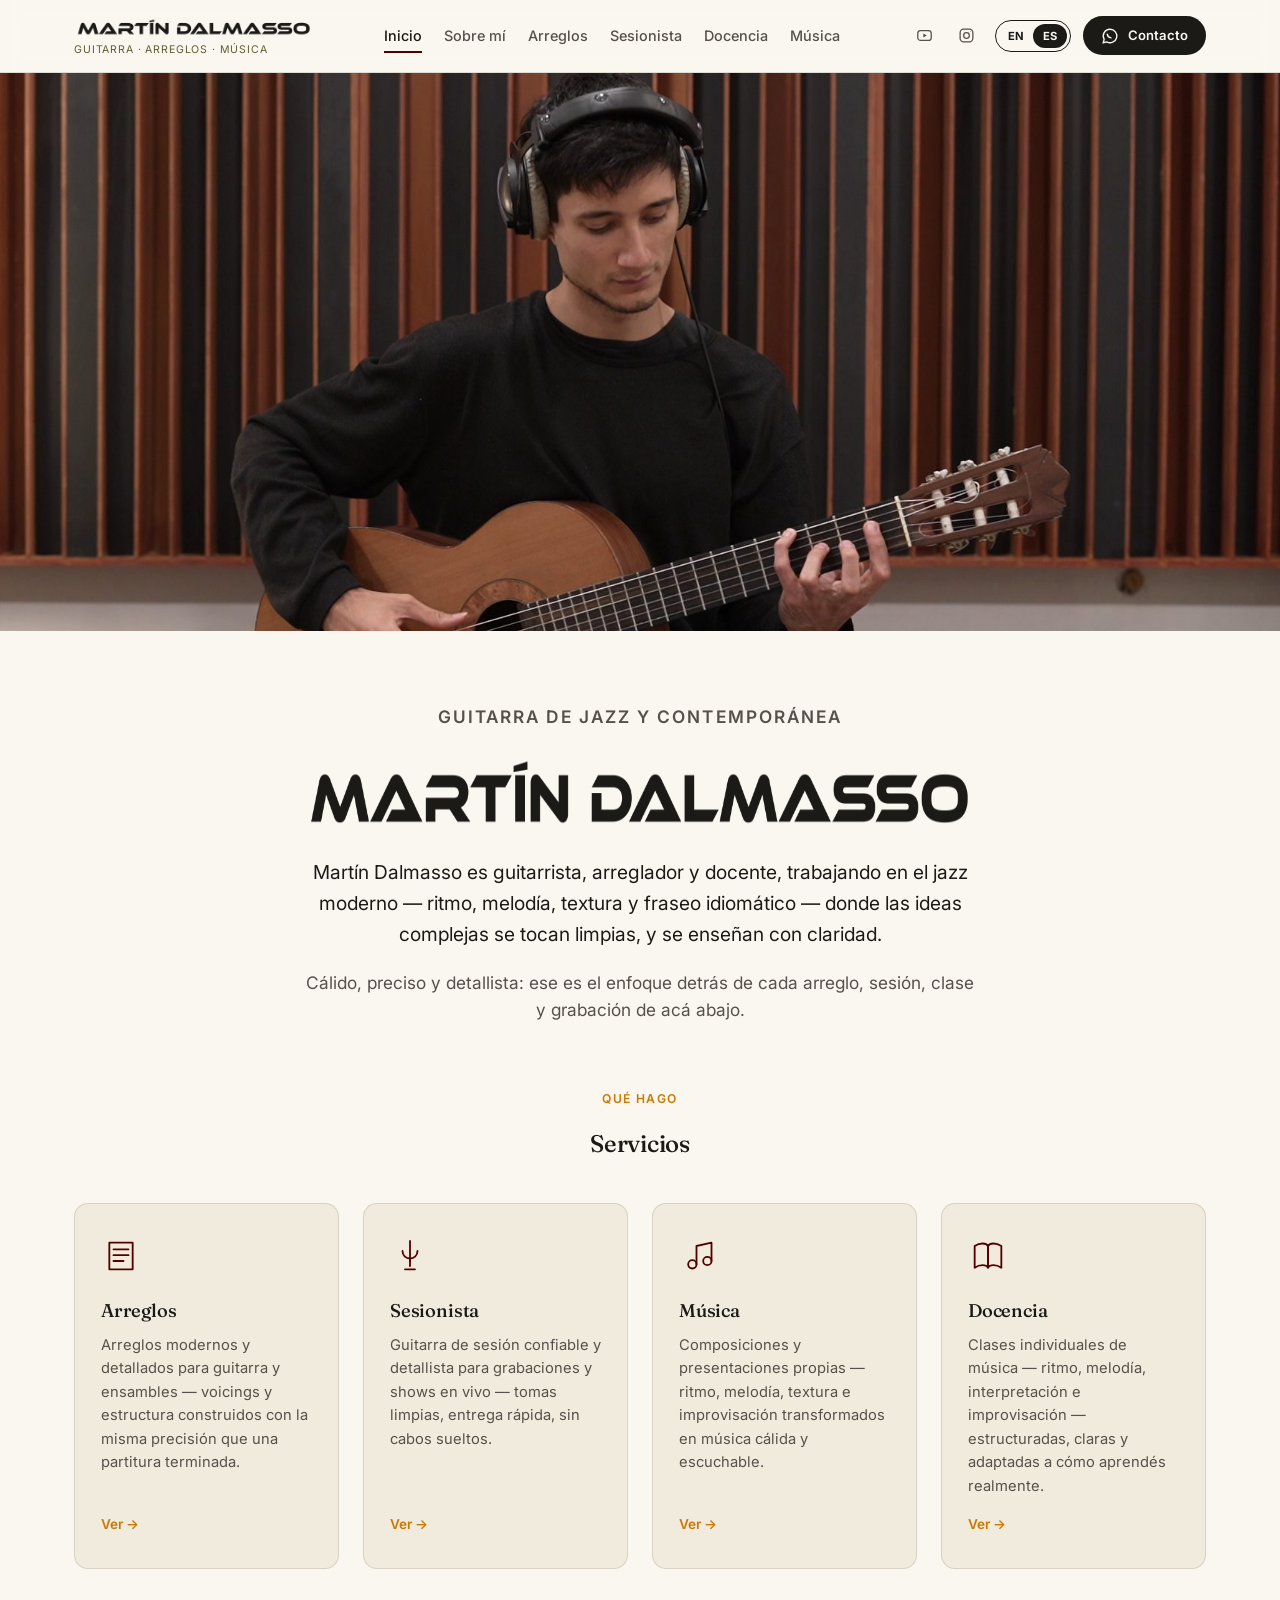
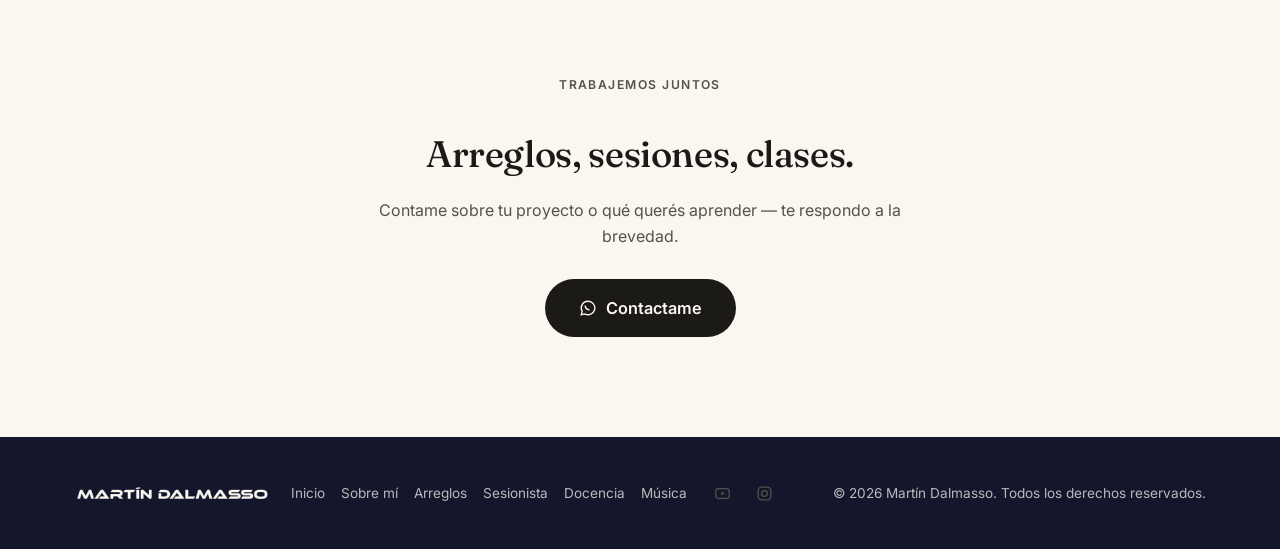
<file: index.html>
<!DOCTYPE html>
<html lang="en">
<head>
<meta charset="UTF-8">
<meta name="viewport" content="width=device-width, initial-scale=1.0">
<title>Martín Dalmasso — Guitar, Arrangement &amp; Music</title>
<meta name="description" content="Martín Dalmasso: jazz guitarist specializing in modern arrangements, session work, original compositions and music lessons.">
<link rel="icon" href="data:,">
<link rel="preconnect" href="https://fonts.googleapis.com">
<link rel="preconnect" href="https://fonts.gstatic.com" crossorigin>
<link href="https://fonts.googleapis.com/css2?family=Fraunces:opsz,wght@9..144,400;9..144,500;9..144,600&family=Inter:wght@400;500;600&display=swap" rel="stylesheet">
<link rel="stylesheet" href="css/style.css">
</head>
<body data-page="home">

<a class="skip-link" href="#main" data-i18n="skip">Skip to content</a>

<header class="site-header">
  <div class="header-inner">
    <a class="brand" href="index.html">
      <img class="brand-mark" src="assets/brand/wordmark-ink.png" alt="Martín Dalmasso">
      <span class="brand-tag" data-i18n="brandTag">guitar · arrangement · music</span>
    </a>

    <nav class="main-nav" id="mainNav" aria-label="Primary">
      <a href="index.html" data-page="home" data-i18n="navHome">Home</a>
      <a href="about.html" data-page="about" data-i18n="navAbout">About</a>
      <a href="services/arrangement.html" data-page="arrangement" data-i18n="navArrangement">Arrangement</a>
      <a href="services/session.html" data-page="session" data-i18n="navSession">Session</a>
      <a href="services/teacher.html" data-page="teacher" data-i18n="navTeacher">Teacher</a>
      <a href="services/music.html" data-page="music" data-i18n="navMusic">Music</a>
    </nav>

    <div class="header-actions">
      <div class="social-icons">
        <a href="https://www.youtube.com/@martindalmassom" target="_blank" rel="noopener" aria-label="YouTube">
          <svg viewBox="0 0 24 24" fill="none" stroke="currentColor" stroke-width="1.8"><rect x="2.5" y="5" width="19" height="14" rx="4"></rect><path d="M10.3 9.3v5.4l5-2.7z" fill="currentColor" stroke="none"></path></svg>
        </a>
        <a href="https://www.instagram.com/martindalmassom/" target="_blank" rel="noopener" aria-label="Instagram">
          <svg viewBox="0 0 24 24" fill="none" stroke="currentColor" stroke-width="1.8"><rect x="3" y="3" width="18" height="18" rx="5"></rect><circle cx="12" cy="12" r="4"></circle><circle cx="17.3" cy="6.7" r="0.6" fill="currentColor" stroke="none"></circle></svg>
        </a>
      </div>
      <button class="lang-switch" id="langSwitch" type="button" role="group" aria-label="Language">
        <span class="lang-thumb" aria-hidden="true"></span>
        <span class="lang-opt" data-lang="en">EN</span>
        <span class="lang-opt" data-lang="es">ES</span>
      </button>
      <a class="btn btn-primary btn-small cta-contact" href="#" target="_blank" rel="noopener">
        <svg class="btn-icon" viewBox="0 0 24 24" fill="none" stroke="currentColor" stroke-width="1.8"><path d="M12 3a9 9 0 0 0-7.8 13.5L3 21l4.6-1.2A9 9 0 1 0 12 3z"></path><path d="M8.3 9.6c.4 2.6 2.4 4.6 5 5" stroke-linecap="round"></path></svg>
        <span class="btn-label" data-i18n="ctaContact">Contact</span>
      </a>
      <button class="nav-toggle" id="navToggle" type="button" aria-expanded="false" aria-controls="mainNav" aria-label="Menu">
        <span></span><span></span><span></span>
      </button>
    </div>
  </div>
</header>

<main id="main">

  <div class="hero-banner pos-top">
    <img src="assets/img/home.jpg" alt="Martín Dalmasso playing classical guitar in a recording studio">
  </div>

  <section class="page-copy is-centered">
    <div class="section-inner">
      <div class="copy-wrap">
        <p class="eyebrow" data-i18n="homeEyebrow">Jazz &amp; contemporary guitar</p>
        <h1><img class="hero-wordmark" src="assets/brand/wordmark-ink.png" alt="Martín Dalmasso"></h1>
        <p class="lede" data-i18n="homeLede">Martín Dalmasso is a guitarist, arranger and teacher working across modern jazz — rhythm, melody, texture and idiomatic phrasing — where complex ideas are played clean, and taught clearly.</p>
        <p data-i18n="homeLede2">Warm, precise and detail-first: that's the approach behind every arrangement, session, lesson and recording below.</p>
      </div>
    </div>
  </section>

  <section class="quicknav" id="services">
    <div class="section-inner">
      <p class="eyebrow" style="text-align:center" data-i18n="servicesEyebrow">What I do</p>
      <h2 style="text-align:center" data-i18n="servicesTitle">Services</h2>
      <div class="quicknav-grid" style="margin-top:40px;">

        <a class="quicknav-card" href="services/arrangement.html">
          <svg class="quicknav-icon" viewBox="0 0 48 48" aria-hidden="true">
            <path d="M10 8h28v32H10z" fill="none"></path>
            <path d="M15 16h18M15 23h18M15 30h12"></path>
          </svg>
          <h3 data-i18n="svcArrangeTitle">Arrangement</h3>
          <p data-i18n="svcArrangeDesc">Detailed, modern arrangements for guitar and ensembles — voicings and structure built with the same precision as a finished score.</p>
          <span class="quicknav-link" data-i18n="quicknavView">View →</span>
        </a>

        <a class="quicknav-card" href="services/session.html">
          <svg class="quicknav-icon" viewBox="0 0 48 48" aria-hidden="true">
            <path d="M24 6v24"></path>
            <path d="M15 18a9 9 0 0 0 18 0"></path>
            <path d="M24 30v6M18 40h12"></path>
          </svg>
          <h3 data-i18n="svcSessionTitle">Sessionist</h3>
          <p data-i18n="svcSessionDesc">Reliable, detail-oriented session guitar for recordings and live sets — clean takes, fast turnaround, zero loose ends.</p>
          <span class="quicknav-link" data-i18n="quicknavView">View →</span>
        </a>

        <a class="quicknav-card" href="services/music.html">
          <svg class="quicknav-icon" viewBox="0 0 48 48" aria-hidden="true">
            <circle cx="16" cy="34" r="5" fill="none"></circle>
            <circle cx="34" cy="30" r="5" fill="none"></circle>
            <path d="M21 34V12l18-4v22"></path>
          </svg>
          <h3 data-i18n="svcMusicTitle">Music</h3>
          <p data-i18n="svcMusicDesc">Original compositions and performances — rhythm, melody, texture and improvisation shaped into music that stays warm and listenable.</p>
          <span class="quicknav-link" data-i18n="quicknavView">View →</span>
        </a>

        <a class="quicknav-card" href="services/teacher.html">
          <svg class="quicknav-icon" viewBox="0 0 48 48" aria-hidden="true">
            <path d="M8 12c6-4 14-4 16 0v26c-2-4-10-4-16 0z" fill="none"></path>
            <path d="M40 12c-6-4-14-4-16 0v26c2-4 10-4 16 0z" fill="none"></path>
          </svg>
          <h3 data-i18n="svcTeachTitle">Teacher</h3>
          <p data-i18n="svcTeachDesc">One-to-one music lessons — rhythm, melody, interpretation and improvisation — structured, clear and paced to how you actually learn.</p>
          <span class="quicknav-link" data-i18n="quicknavView">View →</span>
        </a>

      </div>
    </div>
  </section>

  <section class="cta-band" id="contact">
    <div class="section-inner">
      <div class="copy-wrap">
        <p class="eyebrow eyebrow-maroon" data-i18n="ctaBandEyebrow">Let's work together</p>
        <h2 data-i18n="ctaBandTitle">Arrangements, sessions, lessons.</h2>
        <p data-i18n="ctaBandDesc">Tell me about your project or what you want to learn — I'll get back to you soon.</p>
        <a class="btn btn-primary btn-large cta-contact" href="#" target="_blank" rel="noopener">
          <svg class="btn-icon" viewBox="0 0 24 24" fill="none" stroke="currentColor" stroke-width="1.8"><path d="M12 3a9 9 0 0 0-7.8 13.5L3 21l4.6-1.2A9 9 0 1 0 12 3z"></path><path d="M8.3 9.6c.4 2.6 2.4 4.6 5 5" stroke-linecap="round"></path></svg>
          <span data-i18n="ctaBandButton">Get in touch</span>
        </a>
      </div>
    </div>
  </section>

</main>

<footer class="site-footer">
  <div class="section-inner footer-inner">
    <img class="brand-mark small" src="assets/brand/wordmark-paper.png" alt="Martín Dalmasso">
    <nav class="footer-nav" aria-label="Footer">
      <a href="index.html" data-i18n="navHome">Home</a>
      <a href="about.html" data-i18n="navAbout">About</a>
      <a href="services/arrangement.html" data-i18n="navArrangement">Arrangement</a>
      <a href="services/session.html" data-i18n="navSession">Session</a>
      <a href="services/teacher.html" data-i18n="navTeacher">Teacher</a>
      <a href="services/music.html" data-i18n="navMusic">Music</a>
    </nav>
    <div class="social-icons">
      <a href="https://www.youtube.com/@martindalmassom" target="_blank" rel="noopener" aria-label="YouTube">
        <svg viewBox="0 0 24 24" fill="none" stroke="currentColor" stroke-width="1.8"><rect x="2.5" y="5" width="19" height="14" rx="4"></rect><path d="M10.3 9.3v5.4l5-2.7z" fill="currentColor" stroke="none"></path></svg>
      </a>
      <a href="https://www.instagram.com/martindalmassom/" target="_blank" rel="noopener" aria-label="Instagram">
        <svg viewBox="0 0 24 24" fill="none" stroke="currentColor" stroke-width="1.8"><rect x="3" y="3" width="18" height="18" rx="5"></rect><circle cx="12" cy="12" r="4"></circle><circle cx="17.3" cy="6.7" r="0.6" fill="currentColor" stroke="none"></circle></svg>
      </a>
    </div>
    <span class="footer-note" data-i18n="footerNote">© 2026 Martín Dalmasso. All rights reserved.</span>
  </div>
</footer>

<script src="js/i18n.js"></script>
<script src="js/main.js"></script>
</body>
</html>
</file>
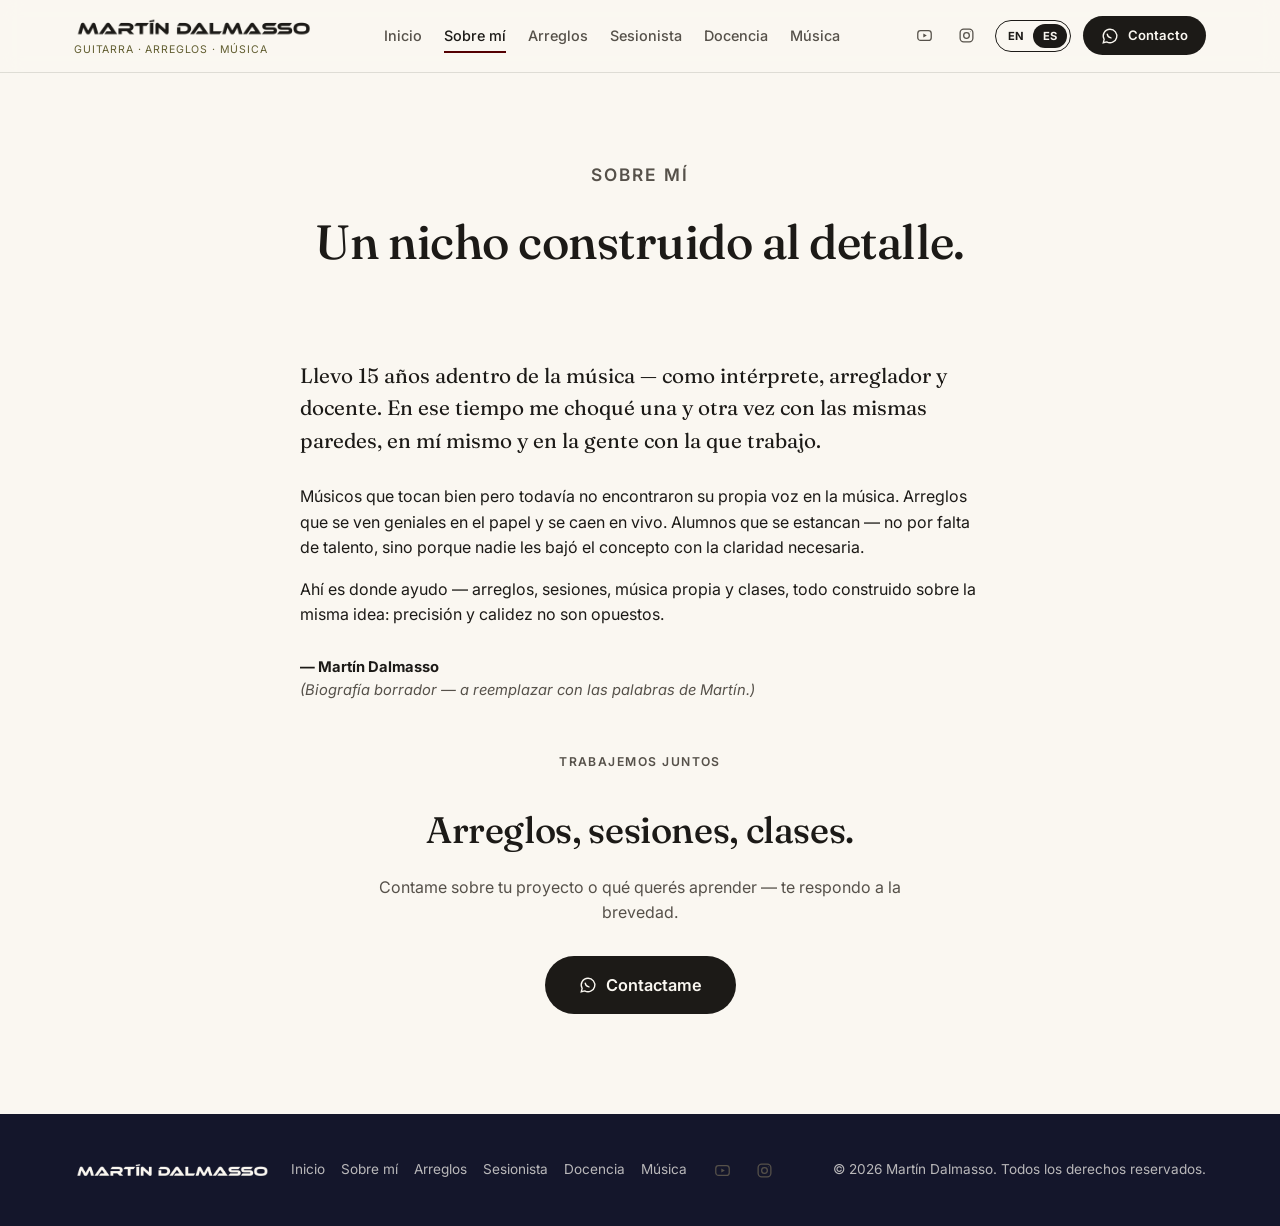
<file: about.html>
<!DOCTYPE html>
<html lang="en">
<head>
<meta charset="UTF-8">
<meta name="viewport" content="width=device-width, initial-scale=1.0">
<title>About — Martín Dalmasso</title>
<meta name="description" content="About Martín Dalmasso: 15 years as a performer, arranger and teacher of modern jazz guitar.">
<link rel="icon" href="data:,">
<link rel="preconnect" href="https://fonts.googleapis.com">
<link rel="preconnect" href="https://fonts.gstatic.com" crossorigin>
<link href="https://fonts.googleapis.com/css2?family=Fraunces:opsz,wght@9..144,400;9..144,500;9..144,600&family=Inter:wght@400;500;600&display=swap" rel="stylesheet">
<link rel="stylesheet" href="css/style.css">
</head>
<body data-page="about">

<a class="skip-link" href="#main" data-i18n="skip">Skip to content</a>

<header class="site-header">
  <div class="header-inner">
    <a class="brand" href="index.html">
      <img class="brand-mark" src="assets/brand/wordmark-ink.png" alt="Martín Dalmasso">
      <span class="brand-tag" data-i18n="brandTag">guitar · arrangement · music</span>
    </a>

    <nav class="main-nav" id="mainNav" aria-label="Primary">
      <a href="index.html" data-page="home" data-i18n="navHome">Home</a>
      <a href="about.html" data-page="about" data-i18n="navAbout">About</a>
      <a href="services/arrangement.html" data-page="arrangement" data-i18n="navArrangement">Arrangement</a>
      <a href="services/session.html" data-page="session" data-i18n="navSession">Session</a>
      <a href="services/teacher.html" data-page="teacher" data-i18n="navTeacher">Teacher</a>
      <a href="services/music.html" data-page="music" data-i18n="navMusic">Music</a>
    </nav>

    <div class="header-actions">
      <div class="social-icons">
        <a href="https://www.youtube.com/@martindalmassom" target="_blank" rel="noopener" aria-label="YouTube">
          <svg viewBox="0 0 24 24" fill="none" stroke="currentColor" stroke-width="1.8"><rect x="2.5" y="5" width="19" height="14" rx="4"></rect><path d="M10.3 9.3v5.4l5-2.7z" fill="currentColor" stroke="none"></path></svg>
        </a>
        <a href="https://www.instagram.com/martindalmassom/" target="_blank" rel="noopener" aria-label="Instagram">
          <svg viewBox="0 0 24 24" fill="none" stroke="currentColor" stroke-width="1.8"><rect x="3" y="3" width="18" height="18" rx="5"></rect><circle cx="12" cy="12" r="4"></circle><circle cx="17.3" cy="6.7" r="0.6" fill="currentColor" stroke="none"></circle></svg>
        </a>
      </div>
      <button class="lang-switch" id="langSwitch" type="button" role="group" aria-label="Language">
        <span class="lang-thumb" aria-hidden="true"></span>
        <span class="lang-opt" data-lang="en">EN</span>
        <span class="lang-opt" data-lang="es">ES</span>
      </button>
      <a class="btn btn-primary btn-small cta-contact" href="#" target="_blank" rel="noopener">
        <svg class="btn-icon" viewBox="0 0 24 24" fill="none" stroke="currentColor" stroke-width="1.8"><path d="M12 3a9 9 0 0 0-7.8 13.5L3 21l4.6-1.2A9 9 0 1 0 12 3z"></path><path d="M8.3 9.6c.4 2.6 2.4 4.6 5 5" stroke-linecap="round"></path></svg>
        <span class="btn-label" data-i18n="ctaContact">Contact</span>
      </a>
      <button class="nav-toggle" id="navToggle" type="button" aria-expanded="false" aria-controls="mainNav" aria-label="Menu">
        <span></span><span></span><span></span>
      </button>
    </div>
  </div>
</header>

<main id="main">

  <section class="page-copy is-centered" style="padding-top:88px;">
    <div class="section-inner">
      <div class="copy-wrap">
        <p class="eyebrow" data-i18n="aboutEyebrow">About</p>
        <h1 data-i18n="aboutTitle">A niche built on detail.</h1>
      </div>
    </div>
  </section>

  <section class="pitch">
    <div class="section-inner">
      <div class="copy-wrap">
        <blockquote data-i18n="pitchP1">I've spent the last 15 years inside music — as a performer, an arranger and a teacher. In that time I've run into the same walls again and again, in myself and in the people I work with.</blockquote>
        <p data-i18n="pitchP2">Musicians who can play but haven't yet found their own voice in the music. Arrangements that look great on paper and fall apart live. Students who stall out — not for lack of talent, but because no one ever broke the concept down clearly enough.</p>
        <p data-i18n="pitchP3">That's exactly what I help with — arrangement, session work, original music and teaching, all built around the same idea: precision and warmth aren't opposites.</p>
        <p class="pitch-signoff"><strong data-i18n="pitchSignoff">— Martín Dalmasso</strong><br><em data-i18n="pitchNote">(Draft bio — to be replaced with Martín's own words.)</em></p>
      </div>
    </div>
  </section>

  <section class="cta-band" id="contact">
    <div class="section-inner">
      <div class="copy-wrap">
        <p class="eyebrow eyebrow-maroon" data-i18n="ctaBandEyebrow">Let's work together</p>
        <h2 data-i18n="ctaBandTitle">Arrangements, sessions, lessons.</h2>
        <p data-i18n="ctaBandDesc">Tell me about your project or what you want to learn — I'll get back to you soon.</p>
        <a class="btn btn-primary btn-large cta-contact" href="#" target="_blank" rel="noopener">
          <svg class="btn-icon" viewBox="0 0 24 24" fill="none" stroke="currentColor" stroke-width="1.8"><path d="M12 3a9 9 0 0 0-7.8 13.5L3 21l4.6-1.2A9 9 0 1 0 12 3z"></path><path d="M8.3 9.6c.4 2.6 2.4 4.6 5 5" stroke-linecap="round"></path></svg>
          <span data-i18n="ctaBandButton">Get in touch</span>
        </a>
      </div>
    </div>
  </section>

</main>

<footer class="site-footer">
  <div class="section-inner footer-inner">
    <img class="brand-mark small" src="assets/brand/wordmark-paper.png" alt="Martín Dalmasso">
    <nav class="footer-nav" aria-label="Footer">
      <a href="index.html" data-i18n="navHome">Home</a>
      <a href="about.html" data-i18n="navAbout">About</a>
      <a href="services/arrangement.html" data-i18n="navArrangement">Arrangement</a>
      <a href="services/session.html" data-i18n="navSession">Session</a>
      <a href="services/teacher.html" data-i18n="navTeacher">Teacher</a>
      <a href="services/music.html" data-i18n="navMusic">Music</a>
    </nav>
    <div class="social-icons">
      <a href="https://www.youtube.com/@martindalmassom" target="_blank" rel="noopener" aria-label="YouTube">
        <svg viewBox="0 0 24 24" fill="none" stroke="currentColor" stroke-width="1.8"><rect x="2.5" y="5" width="19" height="14" rx="4"></rect><path d="M10.3 9.3v5.4l5-2.7z" fill="currentColor" stroke="none"></path></svg>
      </a>
      <a href="https://www.instagram.com/martindalmassom/" target="_blank" rel="noopener" aria-label="Instagram">
        <svg viewBox="0 0 24 24" fill="none" stroke="currentColor" stroke-width="1.8"><rect x="3" y="3" width="18" height="18" rx="5"></rect><circle cx="12" cy="12" r="4"></circle><circle cx="17.3" cy="6.7" r="0.6" fill="currentColor" stroke="none"></circle></svg>
      </a>
    </div>
    <span class="footer-note" data-i18n="footerNote">© 2026 Martín Dalmasso. All rights reserved.</span>
  </div>
</footer>

<script src="js/i18n.js"></script>
<script src="js/main.js"></script>
</body>
</html>
</file>
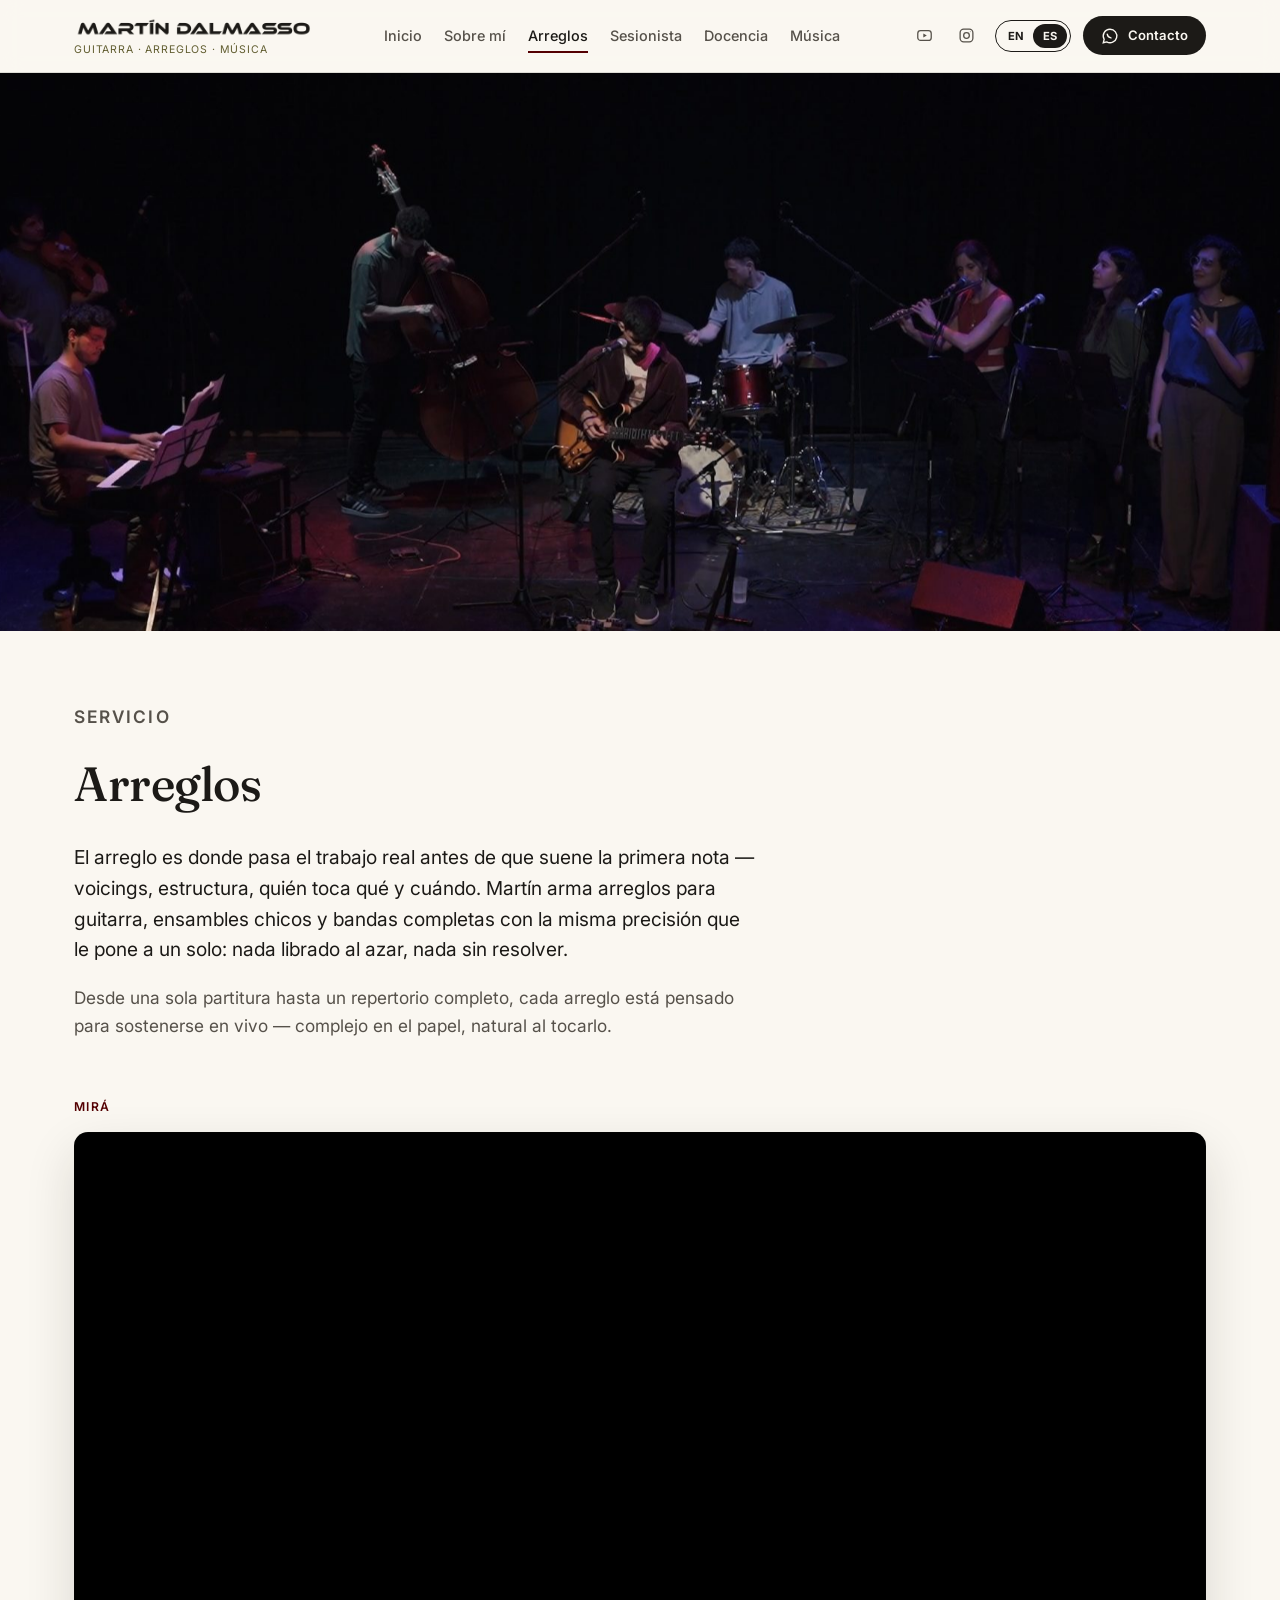
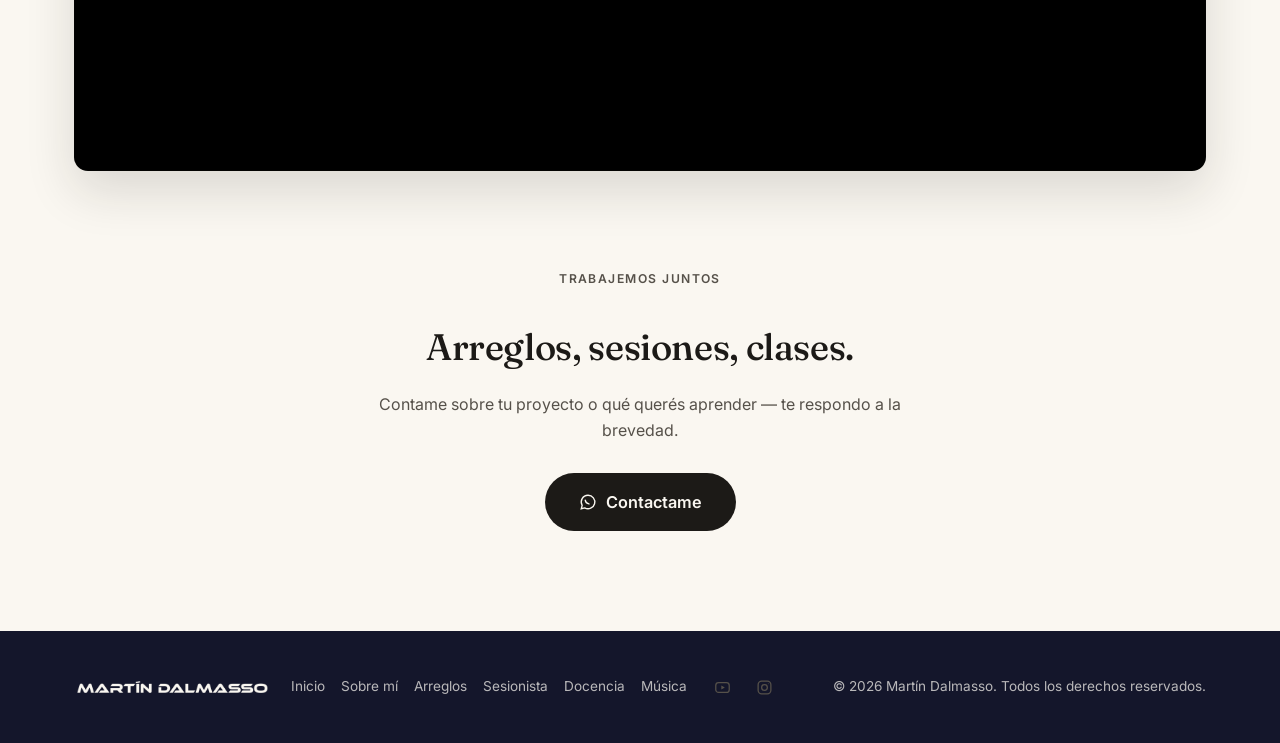
<file: services/arrangement.html>
<!DOCTYPE html>
<html lang="en">
<head>
<meta charset="UTF-8">
<meta name="viewport" content="width=device-width, initial-scale=1.0">
<title>Arrangement — Martín Dalmasso</title>
<meta name="description" content="Modern, detailed arrangements for guitar and ensembles by Martín Dalmasso.">
<link rel="icon" href="data:,">
<link rel="preconnect" href="https://fonts.googleapis.com">
<link rel="preconnect" href="https://fonts.gstatic.com" crossorigin>
<link href="https://fonts.googleapis.com/css2?family=Fraunces:opsz,wght@9..144,400;9..144,500;9..144,600&family=Inter:wght@400;500;600&display=swap" rel="stylesheet">
<link rel="stylesheet" href="../css/style.css">
</head>
<body data-page="arrangement">

<a class="skip-link" href="#main" data-i18n="skip">Skip to content</a>

<header class="site-header">
  <div class="header-inner">
    <a class="brand" href="../index.html">
      <img class="brand-mark" src="../assets/brand/wordmark-ink.png" alt="Martín Dalmasso">
      <span class="brand-tag" data-i18n="brandTag">guitar · arrangement · music</span>
    </a>

    <nav class="main-nav" id="mainNav" aria-label="Primary">
      <a href="../index.html" data-page="home" data-i18n="navHome">Home</a>
      <a href="../about.html" data-page="about" data-i18n="navAbout">About</a>
      <a href="arrangement.html" data-page="arrangement" data-i18n="navArrangement">Arrangement</a>
      <a href="session.html" data-page="session" data-i18n="navSession">Session</a>
      <a href="teacher.html" data-page="teacher" data-i18n="navTeacher">Teacher</a>
      <a href="music.html" data-page="music" data-i18n="navMusic">Music</a>
    </nav>

    <div class="header-actions">
      <div class="social-icons">
        <a href="https://www.youtube.com/@martindalmassom" target="_blank" rel="noopener" aria-label="YouTube">
          <svg viewBox="0 0 24 24" fill="none" stroke="currentColor" stroke-width="1.8"><rect x="2.5" y="5" width="19" height="14" rx="4"></rect><path d="M10.3 9.3v5.4l5-2.7z" fill="currentColor" stroke="none"></path></svg>
        </a>
        <a href="https://www.instagram.com/martindalmassom/" target="_blank" rel="noopener" aria-label="Instagram">
          <svg viewBox="0 0 24 24" fill="none" stroke="currentColor" stroke-width="1.8"><rect x="3" y="3" width="18" height="18" rx="5"></rect><circle cx="12" cy="12" r="4"></circle><circle cx="17.3" cy="6.7" r="0.6" fill="currentColor" stroke="none"></circle></svg>
        </a>
      </div>
      <button class="lang-switch" id="langSwitch" type="button" role="group" aria-label="Language">
        <span class="lang-thumb" aria-hidden="true"></span>
        <span class="lang-opt" data-lang="en">EN</span>
        <span class="lang-opt" data-lang="es">ES</span>
      </button>
      <a class="btn btn-primary btn-small cta-contact" href="#" target="_blank" rel="noopener">
        <svg class="btn-icon" viewBox="0 0 24 24" fill="none" stroke="currentColor" stroke-width="1.8"><path d="M12 3a9 9 0 0 0-7.8 13.5L3 21l4.6-1.2A9 9 0 1 0 12 3z"></path><path d="M8.3 9.6c.4 2.6 2.4 4.6 5 5" stroke-linecap="round"></path></svg>
        <span class="btn-label" data-i18n="ctaContact">Contact</span>
      </a>
      <button class="nav-toggle" id="navToggle" type="button" aria-expanded="false" aria-controls="mainNav" aria-label="Menu">
        <span></span><span></span><span></span>
      </button>
    </div>
  </div>
</header>

<main id="main">

  <div class="hero-banner pos-mid">
    <img src="../assets/img/arrangement.jpg" alt="Live ensemble performing an arrangement by Martín Dalmasso">
  </div>

  <section class="page-copy is-left">
    <div class="section-inner">
      <div class="copy-wrap">
        <p class="eyebrow" data-i18n="arrangementEyebrow">Service</p>
        <h1 data-i18n="arrangementTitle">Arrangement</h1>
        <p class="lede" data-i18n="arrangementP1">Arrangement is where the real work happens before anyone hears a note — voicings, structure, who plays what and when. Martín builds arrangements for guitar, small ensembles and full bands with the same precision he brings to a solo: nothing left to chance, nothing left unresolved.</p>
        <p data-i18n="arrangementP2">From a single chart to a full set, every arrangement is built to hold up live — complex on paper, natural to play.</p>
      </div>
    </div>
  </section>

  <section class="video-section">
    <div class="section-inner">
      <p class="eyebrow eyebrow-maroon" data-i18n="watchTitle">Watch</p>
      <div class="video-grid">
        <div class="video-frame">
          <iframe src="https://www.youtube.com/embed/CqlS-xtkEDY" title="Martín Dalmasso video" loading="lazy" allow="accelerometer; autoplay; clipboard-write; encrypted-media; gyroscope; picture-in-picture" allowfullscreen></iframe>
        </div>
      </div>
    </div>
  </section>

  <section class="cta-band" id="contact">
    <div class="section-inner">
      <div class="copy-wrap">
        <p class="eyebrow eyebrow-maroon" data-i18n="ctaBandEyebrow">Let's work together</p>
        <h2 data-i18n="ctaBandTitle">Arrangements, sessions, lessons.</h2>
        <p data-i18n="ctaBandDesc">Tell me about your project or what you want to learn — I'll get back to you soon.</p>
        <a class="btn btn-primary btn-large cta-contact" href="#" target="_blank" rel="noopener">
          <svg class="btn-icon" viewBox="0 0 24 24" fill="none" stroke="currentColor" stroke-width="1.8"><path d="M12 3a9 9 0 0 0-7.8 13.5L3 21l4.6-1.2A9 9 0 1 0 12 3z"></path><path d="M8.3 9.6c.4 2.6 2.4 4.6 5 5" stroke-linecap="round"></path></svg>
          <span data-i18n="ctaBandButton">Get in touch</span>
        </a>
      </div>
    </div>
  </section>

</main>

<footer class="site-footer">
  <div class="section-inner footer-inner">
    <img class="brand-mark small" src="../assets/brand/wordmark-paper.png" alt="Martín Dalmasso">
    <nav class="footer-nav" aria-label="Footer">
      <a href="../index.html" data-i18n="navHome">Home</a>
      <a href="../about.html" data-i18n="navAbout">About</a>
      <a href="arrangement.html" data-i18n="navArrangement">Arrangement</a>
      <a href="session.html" data-i18n="navSession">Session</a>
      <a href="teacher.html" data-i18n="navTeacher">Teacher</a>
      <a href="music.html" data-i18n="navMusic">Music</a>
    </nav>
    <div class="social-icons">
      <a href="https://www.youtube.com/@martindalmassom" target="_blank" rel="noopener" aria-label="YouTube">
        <svg viewBox="0 0 24 24" fill="none" stroke="currentColor" stroke-width="1.8"><rect x="2.5" y="5" width="19" height="14" rx="4"></rect><path d="M10.3 9.3v5.4l5-2.7z" fill="currentColor" stroke="none"></path></svg>
      </a>
      <a href="https://www.instagram.com/martindalmassom/" target="_blank" rel="noopener" aria-label="Instagram">
        <svg viewBox="0 0 24 24" fill="none" stroke="currentColor" stroke-width="1.8"><rect x="3" y="3" width="18" height="18" rx="5"></rect><circle cx="12" cy="12" r="4"></circle><circle cx="17.3" cy="6.7" r="0.6" fill="currentColor" stroke="none"></circle></svg>
      </a>
    </div>
    <span class="footer-note" data-i18n="footerNote">© 2026 Martín Dalmasso. All rights reserved.</span>
  </div>
</footer>

<script src="../js/i18n.js"></script>
<script src="../js/main.js"></script>
</body>
</html>
</file>
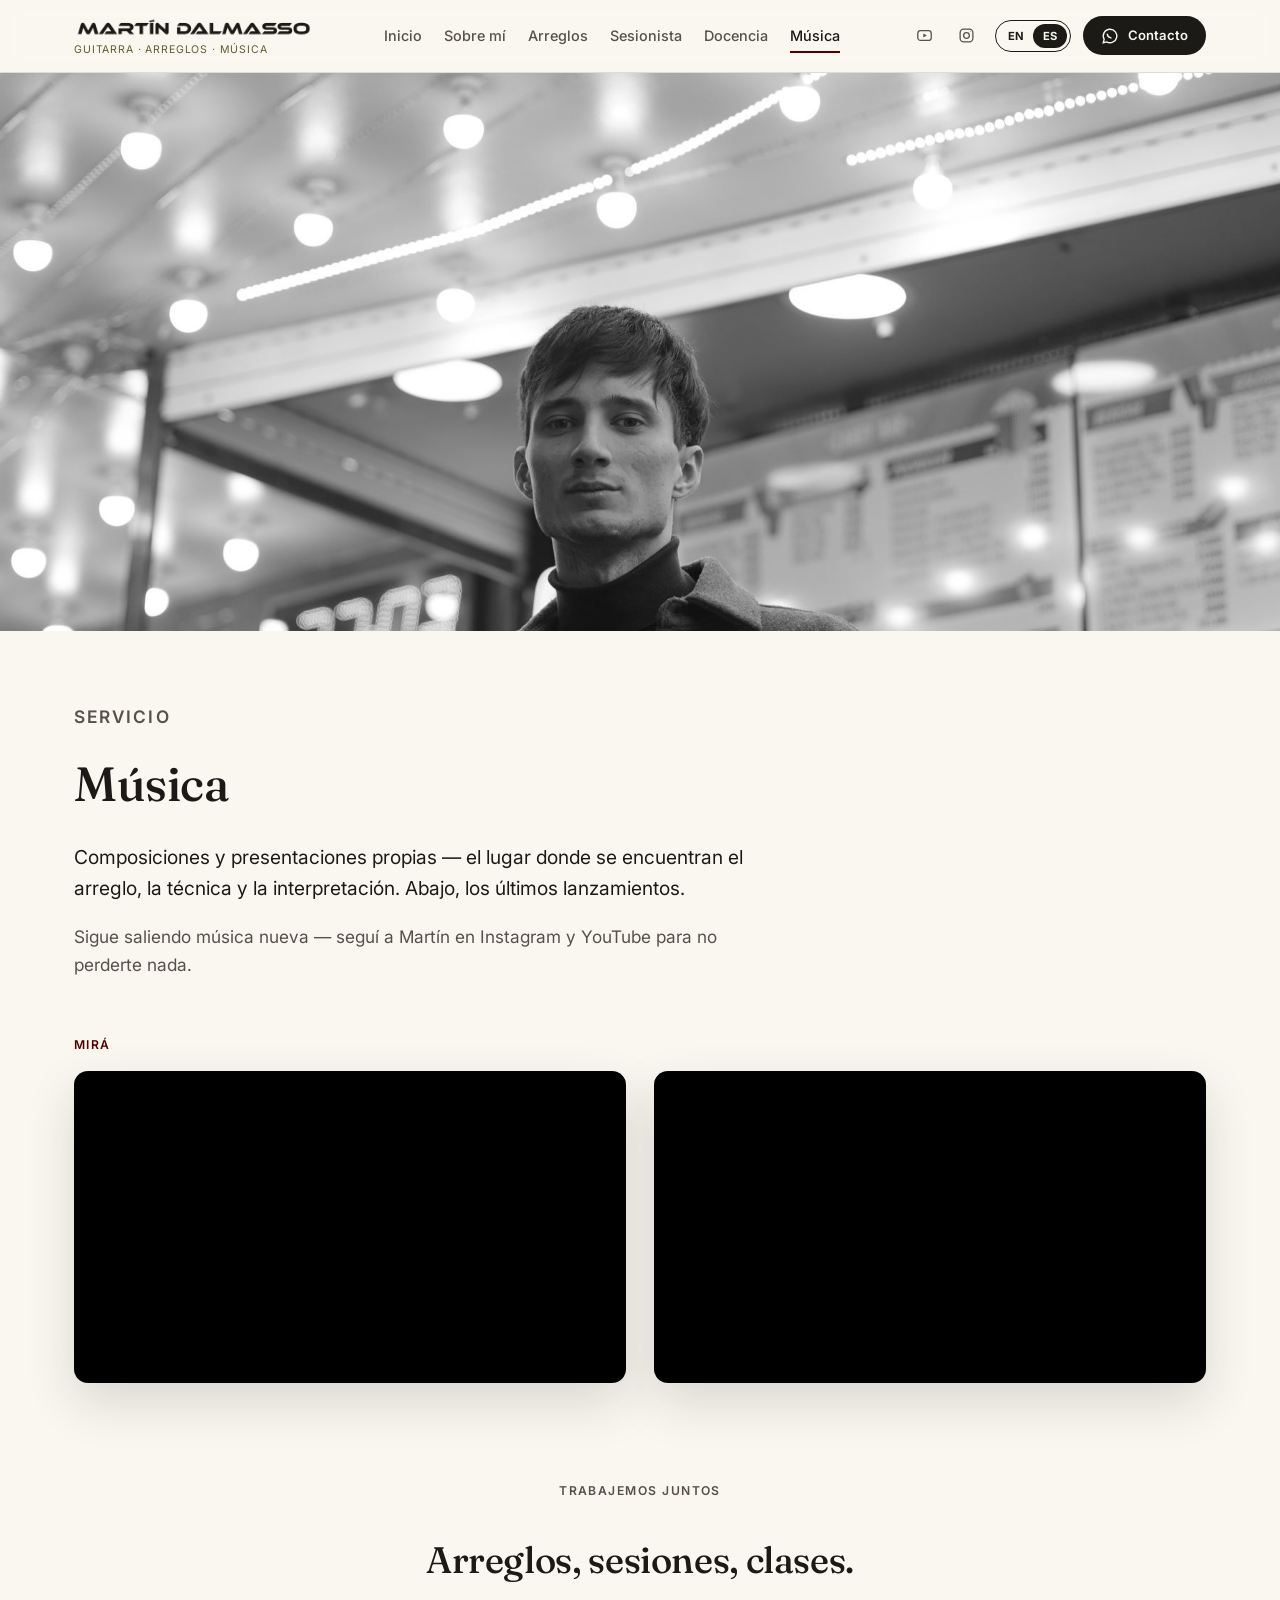
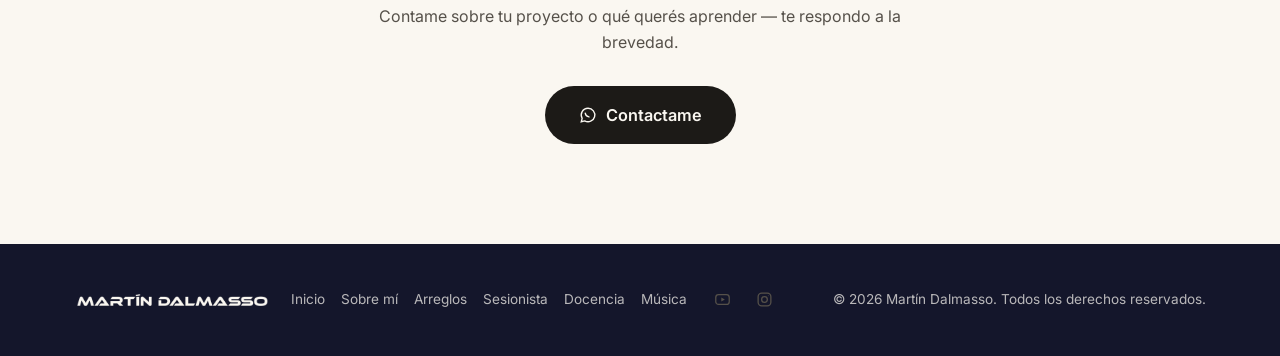
<file: services/music.html>
<!DOCTYPE html>
<html lang="en">
<head>
<meta charset="UTF-8">
<meta name="viewport" content="width=device-width, initial-scale=1.0">
<title>Music — Martín Dalmasso</title>
<meta name="description" content="Original compositions and performances by Martín Dalmasso — latest releases.">
<link rel="icon" href="data:,">
<link rel="preconnect" href="https://fonts.googleapis.com">
<link rel="preconnect" href="https://fonts.gstatic.com" crossorigin>
<link href="https://fonts.googleapis.com/css2?family=Fraunces:opsz,wght@9..144,400;9..144,500;9..144,600&family=Inter:wght@400;500;600&display=swap" rel="stylesheet">
<link rel="stylesheet" href="../css/style.css">
</head>
<body data-page="music">

<a class="skip-link" href="#main" data-i18n="skip">Skip to content</a>

<header class="site-header">
  <div class="header-inner">
    <a class="brand" href="../index.html">
      <img class="brand-mark" src="../assets/brand/wordmark-ink.png" alt="Martín Dalmasso">
      <span class="brand-tag" data-i18n="brandTag">guitar · arrangement · music</span>
    </a>

    <nav class="main-nav" id="mainNav" aria-label="Primary">
      <a href="../index.html" data-page="home" data-i18n="navHome">Home</a>
      <a href="../about.html" data-page="about" data-i18n="navAbout">About</a>
      <a href="arrangement.html" data-page="arrangement" data-i18n="navArrangement">Arrangement</a>
      <a href="session.html" data-page="session" data-i18n="navSession">Session</a>
      <a href="teacher.html" data-page="teacher" data-i18n="navTeacher">Teacher</a>
      <a href="music.html" data-page="music" data-i18n="navMusic">Music</a>
    </nav>

    <div class="header-actions">
      <div class="social-icons">
        <a href="https://www.youtube.com/@martindalmassom" target="_blank" rel="noopener" aria-label="YouTube">
          <svg viewBox="0 0 24 24" fill="none" stroke="currentColor" stroke-width="1.8"><rect x="2.5" y="5" width="19" height="14" rx="4"></rect><path d="M10.3 9.3v5.4l5-2.7z" fill="currentColor" stroke="none"></path></svg>
        </a>
        <a href="https://www.instagram.com/martindalmassom/" target="_blank" rel="noopener" aria-label="Instagram">
          <svg viewBox="0 0 24 24" fill="none" stroke="currentColor" stroke-width="1.8"><rect x="3" y="3" width="18" height="18" rx="5"></rect><circle cx="12" cy="12" r="4"></circle><circle cx="17.3" cy="6.7" r="0.6" fill="currentColor" stroke="none"></circle></svg>
        </a>
      </div>
      <button class="lang-switch" id="langSwitch" type="button" role="group" aria-label="Language">
        <span class="lang-thumb" aria-hidden="true"></span>
        <span class="lang-opt" data-lang="en">EN</span>
        <span class="lang-opt" data-lang="es">ES</span>
      </button>
      <a class="btn btn-primary btn-small cta-contact" href="#" target="_blank" rel="noopener">
        <svg class="btn-icon" viewBox="0 0 24 24" fill="none" stroke="currentColor" stroke-width="1.8"><path d="M12 3a9 9 0 0 0-7.8 13.5L3 21l4.6-1.2A9 9 0 1 0 12 3z"></path><path d="M8.3 9.6c.4 2.6 2.4 4.6 5 5" stroke-linecap="round"></path></svg>
        <span class="btn-label" data-i18n="ctaContact">Contact</span>
      </a>
      <button class="nav-toggle" id="navToggle" type="button" aria-expanded="false" aria-controls="mainNav" aria-label="Menu">
        <span></span><span></span><span></span>
      </button>
    </div>
  </div>
</header>

<main id="main">

  <div class="hero-banner pos-mid">
    <img src="../assets/img/music.jpg" alt="Black and white portrait of Martín Dalmasso under theater marquee lights">
  </div>

  <section class="page-copy is-left">
    <div class="section-inner">
      <div class="copy-wrap">
        <p class="eyebrow" data-i18n="musicEyebrow">Service</p>
        <h1 data-i18n="musicTitle">Music</h1>
        <p class="lede" data-i18n="musicP1">Original compositions and performances — the place where arrangement, technique and interpretation meet. Below are the latest releases.</p>
        <p data-i18n="musicP2">New music comes out regularly — follow along on Instagram and YouTube so you don't miss the next one.</p>
      </div>
    </div>
  </section>

  <section class="video-section">
    <div class="section-inner">
      <p class="eyebrow eyebrow-maroon" data-i18n="watchTitle">Watch</p>
      <div class="video-grid">
        <div class="video-frame">
          <iframe src="https://www.youtube.com/embed/Wm2iDcAbkkQ" title="Martín Dalmasso video" loading="lazy" allow="accelerometer; autoplay; clipboard-write; encrypted-media; gyroscope; picture-in-picture" allowfullscreen></iframe>
        </div>
        <div class="video-frame">
          <iframe src="https://www.youtube.com/embed/DBiDfZOJ3UY" title="Martín Dalmasso video" loading="lazy" allow="accelerometer; autoplay; clipboard-write; encrypted-media; gyroscope; picture-in-picture" allowfullscreen></iframe>
        </div>
      </div>
    </div>
  </section>

  <section class="cta-band" id="contact">
    <div class="section-inner">
      <div class="copy-wrap">
        <p class="eyebrow eyebrow-maroon" data-i18n="ctaBandEyebrow">Let's work together</p>
        <h2 data-i18n="ctaBandTitle">Arrangements, sessions, lessons.</h2>
        <p data-i18n="ctaBandDesc">Tell me about your project or what you want to learn — I'll get back to you soon.</p>
        <a class="btn btn-primary btn-large cta-contact" href="#" target="_blank" rel="noopener">
          <svg class="btn-icon" viewBox="0 0 24 24" fill="none" stroke="currentColor" stroke-width="1.8"><path d="M12 3a9 9 0 0 0-7.8 13.5L3 21l4.6-1.2A9 9 0 1 0 12 3z"></path><path d="M8.3 9.6c.4 2.6 2.4 4.6 5 5" stroke-linecap="round"></path></svg>
          <span data-i18n="ctaBandButton">Get in touch</span>
        </a>
      </div>
    </div>
  </section>

</main>

<footer class="site-footer">
  <div class="section-inner footer-inner">
    <img class="brand-mark small" src="../assets/brand/wordmark-paper.png" alt="Martín Dalmasso">
    <nav class="footer-nav" aria-label="Footer">
      <a href="../index.html" data-i18n="navHome">Home</a>
      <a href="../about.html" data-i18n="navAbout">About</a>
      <a href="arrangement.html" data-i18n="navArrangement">Arrangement</a>
      <a href="session.html" data-i18n="navSession">Session</a>
      <a href="teacher.html" data-i18n="navTeacher">Teacher</a>
      <a href="music.html" data-i18n="navMusic">Music</a>
    </nav>
    <div class="social-icons">
      <a href="https://www.youtube.com/@martindalmassom" target="_blank" rel="noopener" aria-label="YouTube">
        <svg viewBox="0 0 24 24" fill="none" stroke="currentColor" stroke-width="1.8"><rect x="2.5" y="5" width="19" height="14" rx="4"></rect><path d="M10.3 9.3v5.4l5-2.7z" fill="currentColor" stroke="none"></path></svg>
      </a>
      <a href="https://www.instagram.com/martindalmassom/" target="_blank" rel="noopener" aria-label="Instagram">
        <svg viewBox="0 0 24 24" fill="none" stroke="currentColor" stroke-width="1.8"><rect x="3" y="3" width="18" height="18" rx="5"></rect><circle cx="12" cy="12" r="4"></circle><circle cx="17.3" cy="6.7" r="0.6" fill="currentColor" stroke="none"></circle></svg>
      </a>
    </div>
    <span class="footer-note" data-i18n="footerNote">© 2026 Martín Dalmasso. All rights reserved.</span>
  </div>
</footer>

<script src="../js/i18n.js"></script>
<script src="../js/main.js"></script>
</body>
</html>
</file>
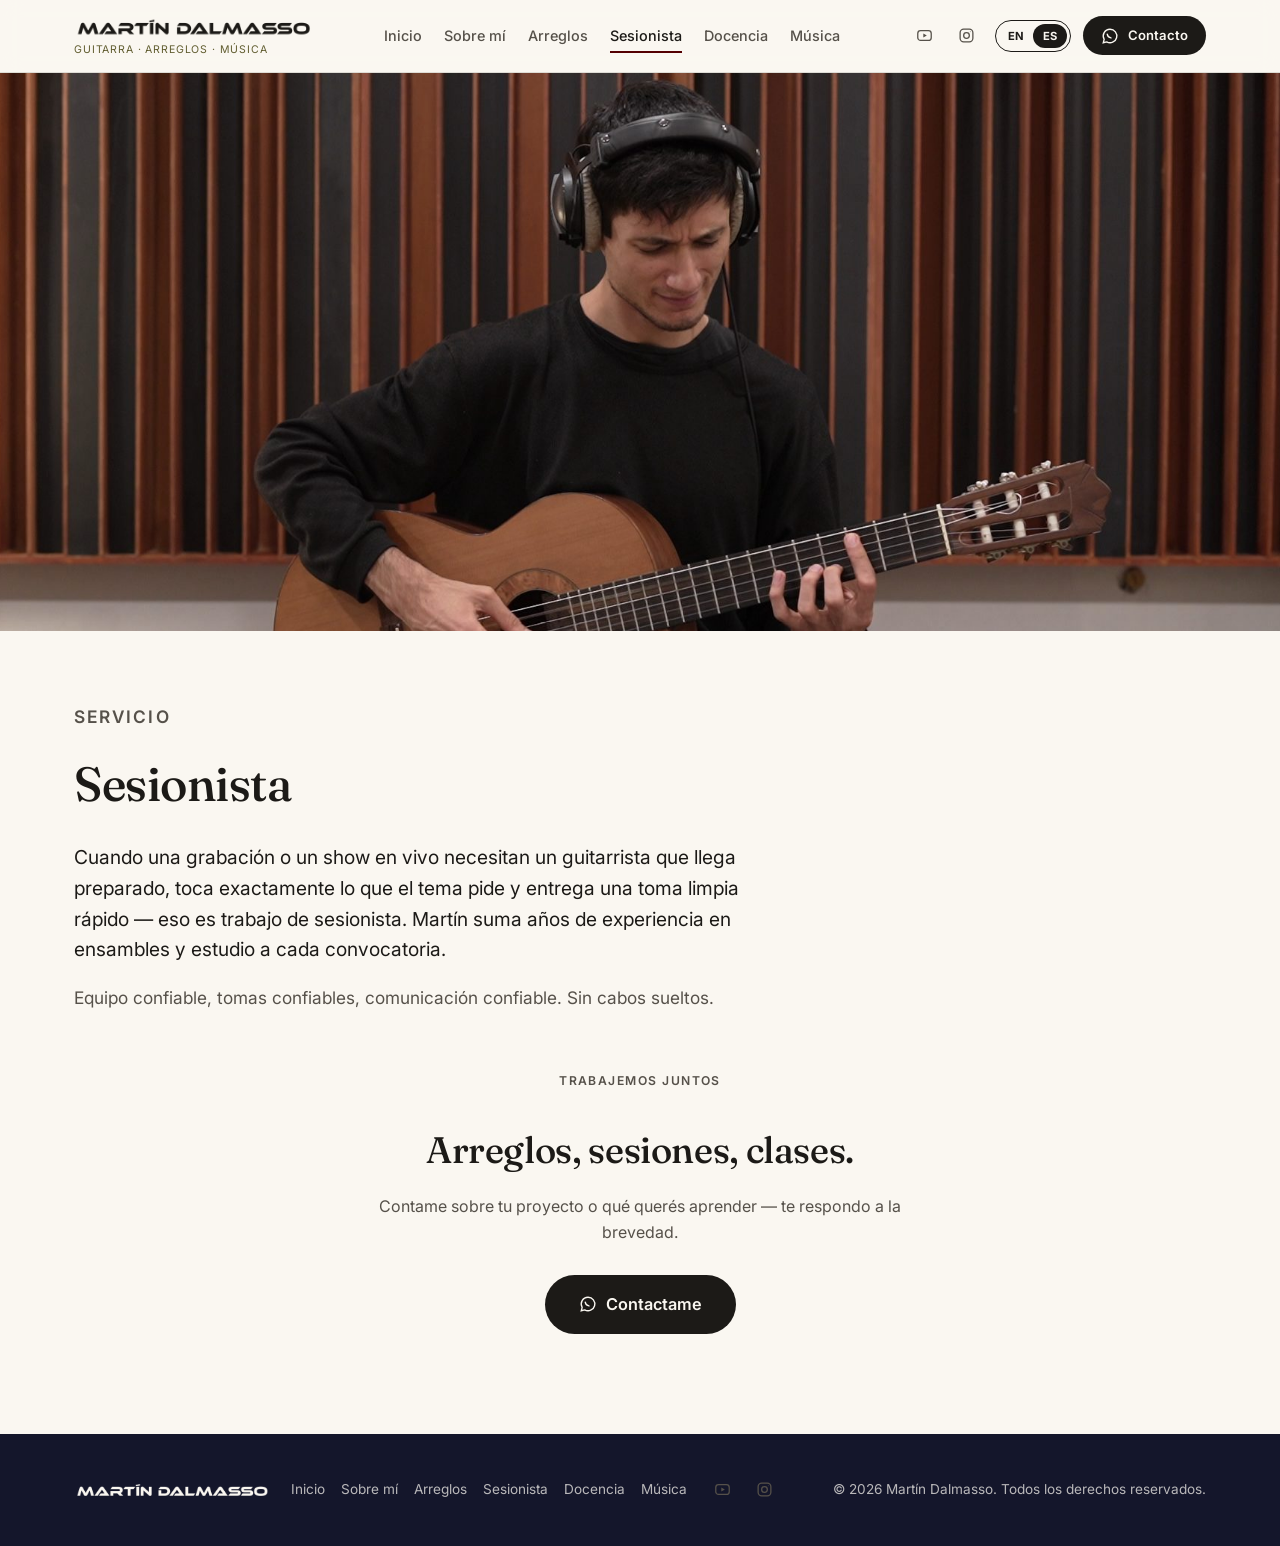
<file: services/session.html>
<!DOCTYPE html>
<html lang="en">
<head>
<meta charset="UTF-8">
<meta name="viewport" content="width=device-width, initial-scale=1.0">
<title>Sessionist — Martín Dalmasso</title>
<meta name="description" content="Reliable, detail-oriented session guitar for recordings and live sets with Martín Dalmasso.">
<link rel="icon" href="data:,">
<link rel="preconnect" href="https://fonts.googleapis.com">
<link rel="preconnect" href="https://fonts.gstatic.com" crossorigin>
<link href="https://fonts.googleapis.com/css2?family=Fraunces:opsz,wght@9..144,400;9..144,500;9..144,600&family=Inter:wght@400;500;600&display=swap" rel="stylesheet">
<link rel="stylesheet" href="../css/style.css">
</head>
<body data-page="session">

<a class="skip-link" href="#main" data-i18n="skip">Skip to content</a>

<header class="site-header">
  <div class="header-inner">
    <a class="brand" href="../index.html">
      <img class="brand-mark" src="../assets/brand/wordmark-ink.png" alt="Martín Dalmasso">
      <span class="brand-tag" data-i18n="brandTag">guitar · arrangement · music</span>
    </a>

    <nav class="main-nav" id="mainNav" aria-label="Primary">
      <a href="../index.html" data-page="home" data-i18n="navHome">Home</a>
      <a href="../about.html" data-page="about" data-i18n="navAbout">About</a>
      <a href="arrangement.html" data-page="arrangement" data-i18n="navArrangement">Arrangement</a>
      <a href="session.html" data-page="session" data-i18n="navSession">Session</a>
      <a href="teacher.html" data-page="teacher" data-i18n="navTeacher">Teacher</a>
      <a href="music.html" data-page="music" data-i18n="navMusic">Music</a>
    </nav>

    <div class="header-actions">
      <div class="social-icons">
        <a href="https://www.youtube.com/@martindalmassom" target="_blank" rel="noopener" aria-label="YouTube">
          <svg viewBox="0 0 24 24" fill="none" stroke="currentColor" stroke-width="1.8"><rect x="2.5" y="5" width="19" height="14" rx="4"></rect><path d="M10.3 9.3v5.4l5-2.7z" fill="currentColor" stroke="none"></path></svg>
        </a>
        <a href="https://www.instagram.com/martindalmassom/" target="_blank" rel="noopener" aria-label="Instagram">
          <svg viewBox="0 0 24 24" fill="none" stroke="currentColor" stroke-width="1.8"><rect x="3" y="3" width="18" height="18" rx="5"></rect><circle cx="12" cy="12" r="4"></circle><circle cx="17.3" cy="6.7" r="0.6" fill="currentColor" stroke="none"></circle></svg>
        </a>
      </div>
      <button class="lang-switch" id="langSwitch" type="button" role="group" aria-label="Language">
        <span class="lang-thumb" aria-hidden="true"></span>
        <span class="lang-opt" data-lang="en">EN</span>
        <span class="lang-opt" data-lang="es">ES</span>
      </button>
      <a class="btn btn-primary btn-small cta-contact" href="#" target="_blank" rel="noopener">
        <svg class="btn-icon" viewBox="0 0 24 24" fill="none" stroke="currentColor" stroke-width="1.8"><path d="M12 3a9 9 0 0 0-7.8 13.5L3 21l4.6-1.2A9 9 0 1 0 12 3z"></path><path d="M8.3 9.6c.4 2.6 2.4 4.6 5 5" stroke-linecap="round"></path></svg>
        <span class="btn-label" data-i18n="ctaContact">Contact</span>
      </a>
      <button class="nav-toggle" id="navToggle" type="button" aria-expanded="false" aria-controls="mainNav" aria-label="Menu">
        <span></span><span></span><span></span>
      </button>
    </div>
  </div>
</header>

<main id="main">

  <div class="hero-banner pos-top">
    <img src="../assets/img/session.jpg" alt="Martín Dalmasso playing guitar in a recording studio">
  </div>

  <section class="page-copy is-left">
    <div class="section-inner">
      <div class="copy-wrap">
        <p class="eyebrow" data-i18n="sessionEyebrow">Service</p>
        <h1 data-i18n="sessionTitle">Sessionist</h1>
        <p class="lede" data-i18n="sessionP1">When a recording or a live set needs a guitarist who shows up prepared, plays exactly what the song needs, and delivers a clean take fast — that's session work. Martín brings years of ensemble and studio experience to every call.</p>
        <p data-i18n="sessionP2">Reliable gear, reliable takes, reliable communication. No loose ends.</p>
      </div>
    </div>
  </section>

  <section class="cta-band" id="contact">
    <div class="section-inner">
      <div class="copy-wrap">
        <p class="eyebrow eyebrow-maroon" data-i18n="ctaBandEyebrow">Let's work together</p>
        <h2 data-i18n="ctaBandTitle">Arrangements, sessions, lessons.</h2>
        <p data-i18n="ctaBandDesc">Tell me about your project or what you want to learn — I'll get back to you soon.</p>
        <a class="btn btn-primary btn-large cta-contact" href="#" target="_blank" rel="noopener">
          <svg class="btn-icon" viewBox="0 0 24 24" fill="none" stroke="currentColor" stroke-width="1.8"><path d="M12 3a9 9 0 0 0-7.8 13.5L3 21l4.6-1.2A9 9 0 1 0 12 3z"></path><path d="M8.3 9.6c.4 2.6 2.4 4.6 5 5" stroke-linecap="round"></path></svg>
          <span data-i18n="ctaBandButton">Get in touch</span>
        </a>
      </div>
    </div>
  </section>

</main>

<footer class="site-footer">
  <div class="section-inner footer-inner">
    <img class="brand-mark small" src="../assets/brand/wordmark-paper.png" alt="Martín Dalmasso">
    <nav class="footer-nav" aria-label="Footer">
      <a href="../index.html" data-i18n="navHome">Home</a>
      <a href="../about.html" data-i18n="navAbout">About</a>
      <a href="arrangement.html" data-i18n="navArrangement">Arrangement</a>
      <a href="session.html" data-i18n="navSession">Session</a>
      <a href="teacher.html" data-i18n="navTeacher">Teacher</a>
      <a href="music.html" data-i18n="navMusic">Music</a>
    </nav>
    <div class="social-icons">
      <a href="https://www.youtube.com/@martindalmassom" target="_blank" rel="noopener" aria-label="YouTube">
        <svg viewBox="0 0 24 24" fill="none" stroke="currentColor" stroke-width="1.8"><rect x="2.5" y="5" width="19" height="14" rx="4"></rect><path d="M10.3 9.3v5.4l5-2.7z" fill="currentColor" stroke="none"></path></svg>
      </a>
      <a href="https://www.instagram.com/martindalmassom/" target="_blank" rel="noopener" aria-label="Instagram">
        <svg viewBox="0 0 24 24" fill="none" stroke="currentColor" stroke-width="1.8"><rect x="3" y="3" width="18" height="18" rx="5"></rect><circle cx="12" cy="12" r="4"></circle><circle cx="17.3" cy="6.7" r="0.6" fill="currentColor" stroke="none"></circle></svg>
      </a>
    </div>
    <span class="footer-note" data-i18n="footerNote">© 2026 Martín Dalmasso. All rights reserved.</span>
  </div>
</footer>

<script src="../js/i18n.js"></script>
<script src="../js/main.js"></script>
</body>
</html>
</file>
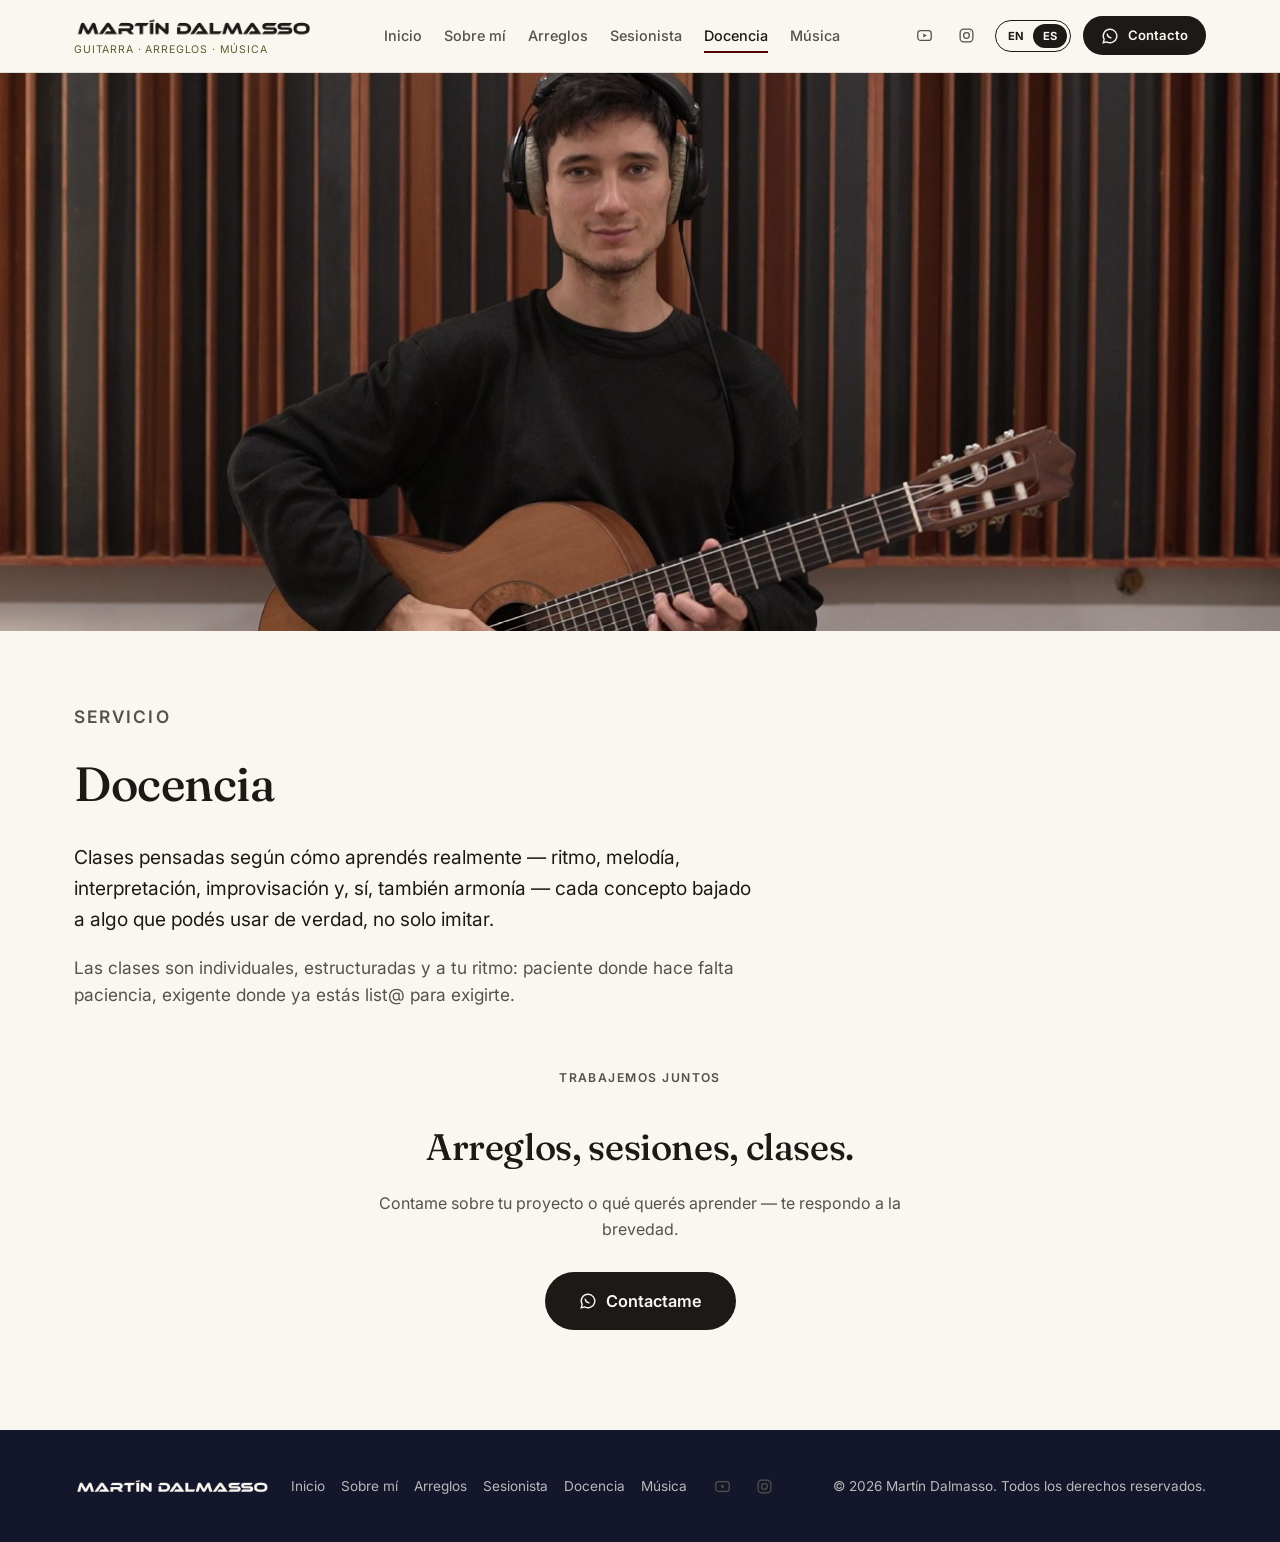
<file: services/teacher.html>
<!DOCTYPE html>
<html lang="en">
<head>
<meta charset="UTF-8">
<meta name="viewport" content="width=device-width, initial-scale=1.0">
<title>Teacher — Martín Dalmasso</title>
<meta name="description" content="One-to-one music lessons — rhythm, melody, interpretation and improvisation — with Martín Dalmasso.">
<link rel="icon" href="data:,">
<link rel="preconnect" href="https://fonts.googleapis.com">
<link rel="preconnect" href="https://fonts.gstatic.com" crossorigin>
<link href="https://fonts.googleapis.com/css2?family=Fraunces:opsz,wght@9..144,400;9..144,500;9..144,600&family=Inter:wght@400;500;600&display=swap" rel="stylesheet">
<link rel="stylesheet" href="../css/style.css">
</head>
<body data-page="teacher">

<a class="skip-link" href="#main" data-i18n="skip">Skip to content</a>

<header class="site-header">
  <div class="header-inner">
    <a class="brand" href="../index.html">
      <img class="brand-mark" src="../assets/brand/wordmark-ink.png" alt="Martín Dalmasso">
      <span class="brand-tag" data-i18n="brandTag">guitar · arrangement · music</span>
    </a>

    <nav class="main-nav" id="mainNav" aria-label="Primary">
      <a href="../index.html" data-page="home" data-i18n="navHome">Home</a>
      <a href="../about.html" data-page="about" data-i18n="navAbout">About</a>
      <a href="arrangement.html" data-page="arrangement" data-i18n="navArrangement">Arrangement</a>
      <a href="session.html" data-page="session" data-i18n="navSession">Session</a>
      <a href="teacher.html" data-page="teacher" data-i18n="navTeacher">Teacher</a>
      <a href="music.html" data-page="music" data-i18n="navMusic">Music</a>
    </nav>

    <div class="header-actions">
      <div class="social-icons">
        <a href="https://www.youtube.com/@martindalmassom" target="_blank" rel="noopener" aria-label="YouTube">
          <svg viewBox="0 0 24 24" fill="none" stroke="currentColor" stroke-width="1.8"><rect x="2.5" y="5" width="19" height="14" rx="4"></rect><path d="M10.3 9.3v5.4l5-2.7z" fill="currentColor" stroke="none"></path></svg>
        </a>
        <a href="https://www.instagram.com/martindalmassom/" target="_blank" rel="noopener" aria-label="Instagram">
          <svg viewBox="0 0 24 24" fill="none" stroke="currentColor" stroke-width="1.8"><rect x="3" y="3" width="18" height="18" rx="5"></rect><circle cx="12" cy="12" r="4"></circle><circle cx="17.3" cy="6.7" r="0.6" fill="currentColor" stroke="none"></circle></svg>
        </a>
      </div>
      <button class="lang-switch" id="langSwitch" type="button" role="group" aria-label="Language">
        <span class="lang-thumb" aria-hidden="true"></span>
        <span class="lang-opt" data-lang="en">EN</span>
        <span class="lang-opt" data-lang="es">ES</span>
      </button>
      <a class="btn btn-primary btn-small cta-contact" href="#" target="_blank" rel="noopener">
        <svg class="btn-icon" viewBox="0 0 24 24" fill="none" stroke="currentColor" stroke-width="1.8"><path d="M12 3a9 9 0 0 0-7.8 13.5L3 21l4.6-1.2A9 9 0 1 0 12 3z"></path><path d="M8.3 9.6c.4 2.6 2.4 4.6 5 5" stroke-linecap="round"></path></svg>
        <span class="btn-label" data-i18n="ctaContact">Contact</span>
      </a>
      <button class="nav-toggle" id="navToggle" type="button" aria-expanded="false" aria-controls="mainNav" aria-label="Menu">
        <span></span><span></span><span></span>
      </button>
    </div>
  </div>
</header>

<main id="main">

  <div class="hero-banner pos-top">
    <img src="../assets/img/teacher.jpg" alt="Martín Dalmasso smiling while holding a guitar in a recording studio">
  </div>

  <section class="page-copy is-left">
    <div class="section-inner">
      <div class="copy-wrap">
        <p class="eyebrow" data-i18n="teacherEyebrow">Service</p>
        <h1 data-i18n="teacherTitle">Teacher</h1>
        <p class="lede" data-i18n="teacherP1">Lessons built around how you actually learn — rhythm, melody, interpretation, improvisation, and yes, harmony too — each one broken down into something you can genuinely use, not just imitate.</p>
        <p data-i18n="teacherP2">Classes are one-to-one, structured, and paced to you: patient where you need patience, demanding where you're ready for it.</p>
      </div>
    </div>
  </section>

  <section class="cta-band" id="contact">
    <div class="section-inner">
      <div class="copy-wrap">
        <p class="eyebrow eyebrow-maroon" data-i18n="ctaBandEyebrow">Let's work together</p>
        <h2 data-i18n="ctaBandTitle">Arrangements, sessions, lessons.</h2>
        <p data-i18n="ctaBandDesc">Tell me about your project or what you want to learn — I'll get back to you soon.</p>
        <a class="btn btn-primary btn-large cta-contact" href="#" target="_blank" rel="noopener">
          <svg class="btn-icon" viewBox="0 0 24 24" fill="none" stroke="currentColor" stroke-width="1.8"><path d="M12 3a9 9 0 0 0-7.8 13.5L3 21l4.6-1.2A9 9 0 1 0 12 3z"></path><path d="M8.3 9.6c.4 2.6 2.4 4.6 5 5" stroke-linecap="round"></path></svg>
          <span data-i18n="ctaBandButton">Get in touch</span>
        </a>
      </div>
    </div>
  </section>

</main>

<footer class="site-footer">
  <div class="section-inner footer-inner">
    <img class="brand-mark small" src="../assets/brand/wordmark-paper.png" alt="Martín Dalmasso">
    <nav class="footer-nav" aria-label="Footer">
      <a href="../index.html" data-i18n="navHome">Home</a>
      <a href="../about.html" data-i18n="navAbout">About</a>
      <a href="arrangement.html" data-i18n="navArrangement">Arrangement</a>
      <a href="session.html" data-i18n="navSession">Session</a>
      <a href="teacher.html" data-i18n="navTeacher">Teacher</a>
      <a href="music.html" data-i18n="navMusic">Music</a>
    </nav>
    <div class="social-icons">
      <a href="https://www.youtube.com/@martindalmassom" target="_blank" rel="noopener" aria-label="YouTube">
        <svg viewBox="0 0 24 24" fill="none" stroke="currentColor" stroke-width="1.8"><rect x="2.5" y="5" width="19" height="14" rx="4"></rect><path d="M10.3 9.3v5.4l5-2.7z" fill="currentColor" stroke="none"></path></svg>
      </a>
      <a href="https://www.instagram.com/martindalmassom/" target="_blank" rel="noopener" aria-label="Instagram">
        <svg viewBox="0 0 24 24" fill="none" stroke="currentColor" stroke-width="1.8"><rect x="3" y="3" width="18" height="18" rx="5"></rect><circle cx="12" cy="12" r="4"></circle><circle cx="17.3" cy="6.7" r="0.6" fill="currentColor" stroke="none"></circle></svg>
      </a>
    </div>
    <span class="footer-note" data-i18n="footerNote">© 2026 Martín Dalmasso. All rights reserved.</span>
  </div>
</footer>

<script src="../js/i18n.js"></script>
<script src="../js/main.js"></script>
</body>
</html>
</file>
<file: css/style.css>
/* =========================================================
   Martín Dalmasso — design tokens
   ========================================================= */
:root{
  /* brand palette (given) */
  --olive:   #615d30;
  --amber:   #cc7901;
  --navy:    #353c56;
  --maroon:  #540002;

  /* derived neutrals — photo-forward, Kurt-Rosenwinkel-style light site */
  --paper:        #faf7f1;
  --paper-alt:    #f1ebdd;
  --ink:          #1c1a17;
  --ink-soft:     #56514a;
  --navy-deep:    #20243a;
  --navy-deeper:  #14162b;
  --line:         rgba(28,26,23,0.12);
  --line-on-dark: rgba(250,247,241,0.14);

  --font-display: "Fraunces", Georgia, serif;
  --font-body: "Inter", -apple-system, BlinkMacSystemFont, "Segoe UI", sans-serif;

  --max-width: 1180px;
  --radius: 14px;
  --ease: cubic-bezier(.22,.8,.3,1);
}

*{ box-sizing: border-box; }
html{ scroll-behavior: smooth; }
body{
  margin: 0;
  background: var(--paper);
  color: var(--ink);
  font-family: var(--font-body);
  line-height: 1.6;
  -webkit-font-smoothing: antialiased;
}
h1,h2,h3{
  font-family: var(--font-display);
  margin: 0 0 .4em;
  font-weight: 500;
  letter-spacing: -0.01em;
}
p{ margin: 0 0 1em; }
a{ color: inherit; text-decoration: none; }
img, svg{ display: block; max-width: 100%; }
.section-inner{
  max-width: var(--max-width);
  margin: 0 auto;
  padding: 0 24px;
}

.skip-link{
  position: absolute; left: -999px; top: 0;
  background: var(--ink); color: var(--paper); padding: 10px 16px; z-index: 999;
}
.skip-link:focus{ left: 12px; top: 12px; }

/* =========================================================
   Buttons
   ========================================================= */
.btn{
  display: inline-flex; align-items: center; gap: 9px;
  font-weight: 600; font-size: .95rem;
  padding: 13px 26px;
  border-radius: 999px;
  transition: transform .25s var(--ease), background .25s var(--ease), color .25s var(--ease), border-color .25s var(--ease);
  white-space: nowrap;
}
.btn-primary{
  background: var(--ink);
  color: var(--paper);
}
.btn-primary:hover{ background: var(--maroon); transform: translateY(-1px); }
.btn-ghost{
  border: 1.5px solid var(--ink);
  color: var(--ink);
}
.btn-ghost:hover{ background: var(--ink); color: var(--paper); }
.btn-on-dark{ border-color: rgba(250,247,241,0.55); color: var(--paper); }
.btn-on-dark:hover{ background: var(--paper); color: var(--navy-deep); }
.btn-small{ padding: 9px 18px; font-size: .82rem; }
.btn-large{ padding: 16px 34px; font-size: 1.02rem; }
.btn-icon{ width: 18px; height: 18px; flex-shrink: 0; }

/* =========================================================
   Header
   ========================================================= */
.site-header{
  position: sticky; top: 0; z-index: 100;
  background: rgba(250,247,241,0.88);
  backdrop-filter: blur(10px);
  border-bottom: 1px solid var(--line);
}
.header-inner{
  max-width: var(--max-width);
  margin: 0 auto;
  padding: 16px 24px;
  display: flex; align-items: center; justify-content: space-between;
  gap: 20px;
}
.brand{ display: flex; flex-direction: column; line-height: 1.1; }
.brand-mark{ height: 22px; width: auto; }
.brand-mark.small{ height: 18px; }
.brand-tag{ margin-top: 6px; font-size: .66rem; letter-spacing: .08em; text-transform: uppercase; color: var(--olive); }

.main-nav{ display: flex; gap: 22px; font-size: .9rem; font-weight: 500; }
.main-nav a{ position: relative; padding: 4px 0; color: var(--ink-soft); transition: color .2s var(--ease); }
.main-nav a::after{
  content: ""; position: absolute; left: 0; right: 100%; bottom: -2px; height: 2px;
  background: var(--amber); transition: right .25s var(--ease);
}
.main-nav a:hover{ color: var(--ink); }
.main-nav a:hover::after{ right: 0; }
.main-nav a.is-active{ color: var(--ink); }
.main-nav a.is-active::after{ right: 0; background: var(--maroon); }

.header-actions{ display: flex; align-items: center; gap: 12px; }

.social-icons{ display: flex; align-items: center; gap: 10px; }
.social-icons a{
  display: flex; align-items: center; justify-content: center;
  width: 32px; height: 32px; border-radius: 999px;
  color: var(--ink-soft);
  transition: color .2s var(--ease), background .2s var(--ease);
}
.social-icons a:hover{ color: var(--amber); background: var(--paper-alt); }
.social-icons svg{ width: 17px; height: 17px; }
.footer .social-icons a{ color: rgba(250,247,241,0.75); }
.footer .social-icons a:hover{ color: var(--amber); background: rgba(250,247,241,0.08); }

/* language pill switch */
.lang-switch{
  position: relative;
  display: flex; align-items: center;
  width: 76px; height: 32px;
  border-radius: 999px;
  border: 1.5px solid var(--ink);
  background: transparent;
  cursor: pointer;
  padding: 3px;
  font-family: var(--font-body);
  flex-shrink: 0;
}
.lang-opt{
  flex: 1; z-index: 2; text-align: center;
  font-size: .7rem; font-weight: 700; letter-spacing: .04em;
  color: var(--ink); transition: color .25s var(--ease);
}
.lang-thumb{
  position: absolute; top: 3px; left: 3px;
  width: calc(50% - 3px); height: calc(100% - 6px);
  border-radius: 999px;
  background: var(--ink);
  transition: transform .3s var(--ease);
}
.lang-switch[data-active="es"] .lang-thumb{ transform: translateX(100%); }
.lang-switch[data-active="en"] .lang-opt[data-lang="en"],
.lang-switch[data-active="es"] .lang-opt[data-lang="es"]{ color: var(--paper); }

.nav-toggle{
  display: none;
  width: 34px; height: 34px;
  border: none; background: none; cursor: pointer;
  flex-direction: column; justify-content: center; gap: 5px;
}
.nav-toggle span{ height: 2px; background: var(--ink); border-radius: 2px; }

/* =========================================================
   Hero banner (photo-led, every page)
   ========================================================= */
.hero-banner{
  position: relative;
  width: 100%;
  height: 62vh;
  min-height: 380px;
  max-height: 680px;
  overflow: hidden;
  background: var(--navy-deeper);
}
.hero-banner img{
  width: 100%; height: 100%;
  object-fit: cover;
}
.hero-banner.pos-top img{ object-position: center 20%; }
.hero-banner.pos-mid img{ object-position: center 45%; }
.hero-banner.pos-low img{ object-position: center 65%; }

/* =========================================================
   Page copy blocks
   ========================================================= */
.eyebrow{
  font-size: .76rem; letter-spacing: .12em; text-transform: uppercase;
  color: var(--amber); font-weight: 600; margin-bottom: 16px;
}
.eyebrow-maroon{ color: var(--maroon); }

.page-copy{ padding: 72px 0 32px; }
.page-copy.is-centered{ text-align: center; }
.page-copy .copy-wrap{ max-width: 680px; }
.page-copy.is-centered .copy-wrap{ margin: 0 auto; }
.page-copy h1, .page-copy h2{ font-size: clamp(2rem, 4.4vw, 3rem); color: var(--ink); }
.page-copy p{ color: var(--ink-soft); font-size: 1.08rem; }
.page-copy p.lede{ font-size: 1.2rem; color: var(--ink); }

.hero-wordmark{ height: clamp(46px, 8vw, 92px); width: auto; margin: 0 auto; }
.page-copy.is-centered h1{ display: flex; justify-content: center; }

/* =========================================================
   Hero parallax + reveal
   The image is pre-scaled up (headroom to pan) and starts
   transparent; JS fades it in once, then drives translateY
   continuously from scroll position — no CSS transition on
   transform, so the pan stays locked to scroll with no lag.
   See initParallax() in js/main.js.
   ========================================================= */
.hero-banner img{
  will-change: transform;
  opacity: 0;
  transition: opacity 1s var(--ease);
}
.hero-banner img.is-in{ opacity: 1; }
@media (prefers-reduced-motion: reduce){
  .hero-banner img{ transition: none; opacity: 1; transform: none !important; }
}

/* =========================================================
   Quick-nav cards (Home → service pages)
   ========================================================= */
.quicknav{ padding: 16px 0 96px; }
.quicknav-grid{
  display: grid;
  grid-template-columns: repeat(auto-fit, minmax(230px, 1fr));
  gap: 24px;
}
.quicknav-card{
  display: flex;
  flex-direction: column;
  align-items: flex-start;
  background: var(--paper-alt);
  border-radius: var(--radius);
  padding: 32px 26px;
  border: 1px solid var(--line);
  transition: transform .3s var(--ease), box-shadow .3s var(--ease), border-color .3s var(--ease);
}
.quicknav-card:hover{
  transform: translateY(-4px);
  box-shadow: 0 16px 40px rgba(28,26,23,.08);
  border-color: var(--amber);
}
.quicknav-icon{
  width: 40px; height: 40px; margin-bottom: 20px;
  stroke: var(--maroon); stroke-width: 2.2; fill: none;
  stroke-linecap: round; stroke-linejoin: round;
}
.quicknav-card h3{ font-size: 1.15rem; color: var(--ink); margin-bottom: 8px; }
.quicknav-card p{ font-size: .92rem; color: var(--ink-soft); margin: 0 0 14px; }
.quicknav-card .quicknav-link{ margin-top: auto; padding-top: 2px; font-size: .85rem; font-weight: 600; color: var(--amber); }

/* =========================================================
   Video embeds
   ========================================================= */
.video-section{ padding: 8px 0 88px; }
.video-grid{
  display: grid;
  grid-template-columns: repeat(auto-fit, minmax(320px, 1fr));
  gap: 28px;
}
.video-frame{
  position: relative; width: 100%; padding-top: 56.25%;
  border-radius: var(--radius); overflow: hidden;
  box-shadow: 0 20px 50px rgba(28,26,23,.14);
  border: 1px solid var(--line);
  background: #000;
}
.video-frame iframe{ position: absolute; inset: 0; width: 100%; height: 100%; border: 0; }

/* =========================================================
   CTA band
   ========================================================= */
.cta-band{ padding: 10px 0 100px; text-align: center; }
.cta-band .copy-wrap{ max-width: 560px; margin: 0 auto; }
.cta-band h2{ font-size: clamp(1.7rem, 3.6vw, 2.3rem); color: var(--ink); }
.cta-band p{ color: var(--ink-soft); margin-bottom: 30px; }

/* =========================================================
   About page — first-person pitch
   ========================================================= */
.pitch{ padding: 28px 0 24px; }
.pitch .copy-wrap{ max-width: 680px; margin: 0 auto; }
.pitch blockquote{
  margin: 0 0 1.3em;
  font-family: var(--font-display);
  font-size: 1.3rem;
  line-height: 1.55;
  color: var(--ink);
}
.pitch-signoff{ font-size: .92rem; color: var(--ink-soft); margin-top: 28px; }
.pitch-signoff strong{ color: var(--ink); }

/* =========================================================
   Footer
   ========================================================= */
.site-footer{ background: var(--navy-deeper); color: rgba(250,247,241,0.72); padding: 40px 0; }
.footer-inner{
  display: flex; flex-wrap: wrap; align-items: center; gap: 20px;
  font-size: .85rem;
}
.footer-nav{ display: flex; flex-wrap: wrap; gap: 16px; }
.footer-nav a:hover{ color: var(--amber); }
.footer-note{ margin-left: auto; }

/* =========================================================
   Reveal-on-scroll (minimal, respects reduced motion)
   ========================================================= */
.reveal{ opacity: 0; transform: translateY(16px); transition: opacity .6s var(--ease), transform .6s var(--ease); }
.reveal.is-visible{ opacity: 1; transform: translateY(0); }
@media (prefers-reduced-motion: reduce){
  .reveal{ opacity: 1; transform: none; transition: none; }
}

/* =========================================================
   Responsive
   ========================================================= */
@media (max-width: 980px){
  .main-nav{
    position: absolute; top: 100%; left: 0; right: 0;
    background: var(--paper);
    flex-direction: column; gap: 0;
    border-bottom: 1px solid var(--line);
    max-height: 0; overflow: hidden;
    transition: max-height .3s var(--ease);
  }
  .main-nav.is-open{ max-height: 360px; overflow-y: auto; }
  .main-nav a{ padding: 14px 24px; border-top: 1px solid var(--line); }
  .main-nav a::after{ display: none; }
  .nav-toggle{ display: flex; }
  .header-actions .social-icons{ display: none; }
}

@media (max-width: 620px){
  .hero-banner{ height: 46vh; min-height: 300px; }
  .page-copy{ padding: 52px 0 24px; }
  .footer-inner{ flex-direction: column; align-items: flex-start; }
  .footer-note{ margin-left: 0; }
  .header-actions .btn-small span.btn-label{ display: none; }
  .header-inner{ gap: 10px; }
  .brand-tag{ display: none; }
  .brand-name{ font-size: 1rem; white-space: nowrap; }
  .header-actions{ gap: 8px; }
  .lang-switch{ width: 68px; }
}
</file>
